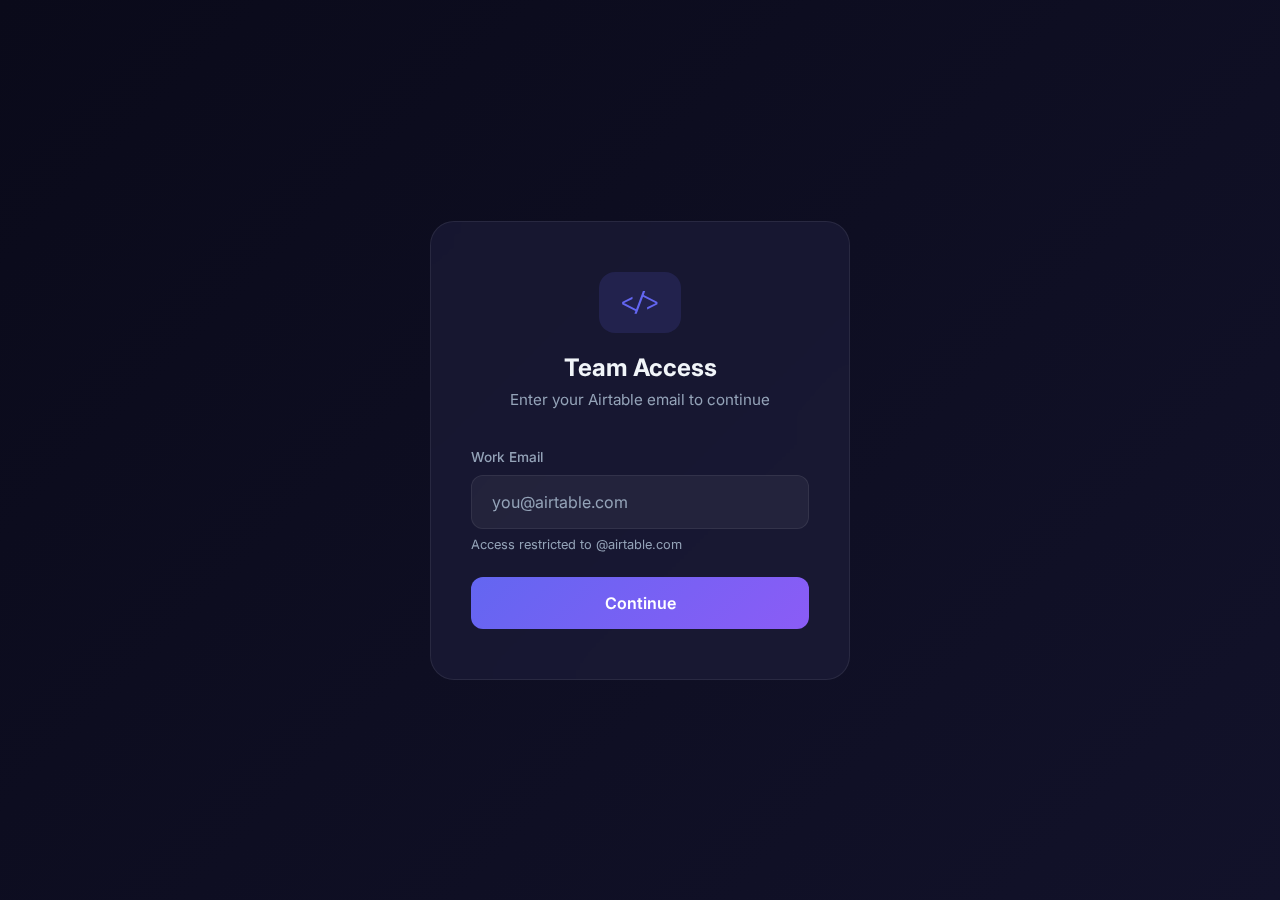
<file: admin.html>
<!DOCTYPE html>
<html lang="en">
<head>
    <meta charset="UTF-8">
    <meta name="viewport" content="width=device-width, initial-scale=1.0">
    <title>Edit Content - PMs Shipping Code</title>
    <link rel="preconnect" href="https://fonts.googleapis.com">
    <link rel="preconnect" href="https://fonts.gstatic.com" crossorigin>
    <link href="https://fonts.googleapis.com/css2?family=Inter:wght@400;500;600;700&family=JetBrains+Mono:wght@400;500&display=swap" rel="stylesheet">
    <style>
        :root {
            --primary: #0a0a1a;
            --secondary: #12122a;
            --tertiary: #1a1a3a;
            --accent: #6366f1;
            --accent-light: #818cf8;
            --highlight: #f43f5e;
            --success: #10b981;
            --text: #f1f5f9;
            --text-muted: #94a3b8;
            --card-bg: rgba(30, 30, 60, 0.6);
            --card-border: rgba(255, 255, 255, 0.08);
            --glass: rgba(255, 255, 255, 0.05);
        }

        * {
            margin: 0;
            padding: 0;
            box-sizing: border-box;
        }

        body {
            font-family: 'Inter', -apple-system, BlinkMacSystemFont, sans-serif;
            background: var(--primary);
            color: var(--text);
            min-height: 100vh;
            line-height: 1.6;
        }

        /* Header */
        .admin-header {
            position: sticky;
            top: 0;
            background: rgba(10, 10, 26, 0.95);
            backdrop-filter: blur(20px);
            border-bottom: 1px solid var(--card-border);
            padding: 15px 40px;
            display: flex;
            align-items: center;
            justify-content: space-between;
            z-index: 100;
        }

        .header-left {
            display: flex;
            align-items: center;
            gap: 20px;
        }

        .header-logo {
            font-family: 'JetBrains Mono', monospace;
            font-size: 1.2rem;
            color: var(--accent);
            background: rgba(99, 102, 241, 0.15);
            padding: 8px 12px;
            border-radius: 8px;
        }

        .header-title {
            font-size: 1.1rem;
            font-weight: 600;
        }

        .header-right {
            display: flex;
            align-items: center;
            gap: 15px;
        }

        .user-email {
            font-size: 0.85rem;
            color: var(--text-muted);
        }

        .header-btn {
            padding: 10px 20px;
            border-radius: 8px;
            font-family: inherit;
            font-size: 0.9rem;
            font-weight: 500;
            cursor: pointer;
            transition: all 0.2s ease;
            text-decoration: none;
        }

        .btn-secondary {
            background: var(--glass);
            border: 1px solid var(--card-border);
            color: var(--text);
        }

        .btn-secondary:hover {
            border-color: var(--accent);
        }

        .btn-primary {
            background: linear-gradient(135deg, #6366f1 0%, #8b5cf6 100%);
            border: none;
            color: white;
        }

        .btn-logout {
            background: transparent;
            border: 1px solid var(--card-border);
            color: var(--text-muted);
            padding: 8px 16px;
        }

        /* Main Content */
        .admin-container {
            max-width: 900px;
            margin: 0 auto;
            padding: 40px;
        }

        .section-header {
            margin-bottom: 30px;
        }

        .section-header h1 {
            font-size: 2rem;
            font-weight: 700;
            margin-bottom: 10px;
        }

        .section-header p {
            color: var(--text-muted);
        }

        /* Tabs */
        .edit-tabs {
            display: flex;
            gap: 10px;
            margin-bottom: 30px;
            border-bottom: 1px solid var(--card-border);
            padding-bottom: 15px;
        }

        .edit-tab {
            padding: 10px 20px;
            background: transparent;
            border: none;
            border-radius: 8px;
            color: var(--text-muted);
            font-family: inherit;
            font-size: 0.95rem;
            font-weight: 500;
            cursor: pointer;
            transition: all 0.2s ease;
        }

        .edit-tab:hover {
            color: var(--text);
        }

        .edit-tab.active {
            background: var(--accent);
            color: white;
        }

        /* Edit Panels */
        .edit-panel {
            display: none;
        }

        .edit-panel.active {
            display: block;
        }

        .edit-card {
            background: var(--card-bg);
            border: 1px solid var(--card-border);
            border-radius: 16px;
            padding: 30px;
            margin-bottom: 25px;
        }

        .edit-card h3 {
            font-size: 1.1rem;
            font-weight: 600;
            margin-bottom: 20px;
            display: flex;
            align-items: center;
            gap: 10px;
        }

        .card-number {
            background: var(--accent);
            color: white;
            width: 28px;
            height: 28px;
            border-radius: 50%;
            display: flex;
            align-items: center;
            justify-content: center;
            font-size: 0.85rem;
            font-weight: 600;
        }

        .form-group {
            margin-bottom: 20px;
        }

        .form-group:last-child {
            margin-bottom: 0;
        }

        .form-label {
            display: block;
            font-size: 0.85rem;
            font-weight: 500;
            margin-bottom: 8px;
            color: var(--text-muted);
        }

        .form-input,
        .form-textarea {
            width: 100%;
            padding: 14px 18px;
            background: var(--glass);
            border: 1px solid var(--card-border);
            border-radius: 10px;
            color: var(--text);
            font-family: inherit;
            font-size: 0.95rem;
            transition: all 0.2s ease;
        }

        .form-textarea {
            min-height: 120px;
            resize: vertical;
            line-height: 1.6;
        }

        .form-input:focus,
        .form-textarea:focus {
            outline: none;
            border-color: var(--accent);
        }

        /* Status Badge */
        .status-select {
            padding: 10px 16px;
            background: var(--glass);
            border: 1px solid var(--card-border);
            border-radius: 8px;
            color: var(--text);
            font-family: inherit;
            font-size: 0.9rem;
            cursor: pointer;
        }

        .status-select:focus {
            outline: none;
            border-color: var(--accent);
        }

        /* Save Notification */
        .save-notification {
            position: fixed;
            bottom: 30px;
            right: 30px;
            background: var(--success);
            color: white;
            padding: 15px 25px;
            border-radius: 10px;
            font-weight: 500;
            display: flex;
            align-items: center;
            gap: 10px;
            transform: translateY(100px);
            opacity: 0;
            transition: all 0.3s ease;
        }

        .save-notification.visible {
            transform: translateY(0);
            opacity: 1;
        }

        /* Coming Soon */
        .coming-soon {
            text-align: center;
            padding: 60px 40px;
            color: var(--text-muted);
        }

        .coming-soon-icon {
            font-size: 3rem;
            margin-bottom: 20px;
            opacity: 0.5;
        }

        .coming-soon h3 {
            font-size: 1.3rem;
            margin-bottom: 10px;
            color: var(--text);
        }
    </style>
</head>
<body>
    <header class="admin-header">
        <div class="header-left">
            <span class="header-logo">&lt;/&gt;</span>
            <span class="header-title">Content Editor</span>
        </div>
        <div class="header-right">
            <span class="user-email" id="userEmail"></span>
            <a href="index.html" class="header-btn btn-secondary">View Site</a>
            <button class="header-btn btn-logout" id="logoutBtn">Log out</button>
        </div>
    </header>

    <div class="admin-container">
        <div class="section-header">
            <h1>Edit Presentation Content</h1>
            <p>Changes are saved automatically and will appear on the live site.</p>
        </div>

        <div class="edit-tabs">
            <button class="edit-tab active" data-panel="demos">Demos</button>
            <button class="edit-tab" data-panel="learnings">Learnings</button>
            <button class="edit-tab" data-panel="conclusions">Conclusions</button>
            <button class="edit-tab" data-panel="stats">Stats</button>
        </div>

        <!-- Demos Panel -->
        <div class="edit-panel active" id="panel-demos">
            <div class="edit-card">
                <h3><span class="card-number">1</span> Field Agent Admin Panel</h3>
                <div class="form-group">
                    <label class="form-label">Status</label>
                    <select class="status-select" data-field="demo1_status">
                        <option value="working">Working Prototype</option>
                        <option value="complete">Complete</option>
                        <option value="shipped">Shipped to Production</option>
                        <option value="in-progress">In Progress</option>
                    </select>
                </div>
                <div class="form-group">
                    <label class="form-label">Description</label>
                    <textarea class="form-textarea" data-field="demo1_description">A functional prototype for configuring Field Agent behavior through admin settings. Demonstrates how PMs can create working internal tools.</textarea>
                </div>
            </div>

            <div class="edit-card">
                <h3><span class="card-number">2</span> AI Governance Audit</h3>
                <div class="form-group">
                    <label class="form-label">Status</label>
                    <select class="status-select" data-field="demo2_status">
                        <option value="working">Working Prototype</option>
                        <option value="complete" selected>Complete</option>
                        <option value="shipped">Shipped to Production</option>
                        <option value="in-progress">In Progress</option>
                    </select>
                </div>
                <div class="form-group">
                    <label class="form-label">Description</label>
                    <textarea class="form-textarea" data-field="demo2_description">Automated analysis of existing AI governance implementation. Identified gaps and generated actionable recommendations.</textarea>
                </div>
            </div>

            <div class="edit-card">
                <h3><span class="card-number">3</span> Multi-Select Dropdown Fix</h3>
                <div class="form-group">
                    <label class="form-label">Status</label>
                    <select class="status-select" data-field="demo3_status">
                        <option value="working">Working Prototype</option>
                        <option value="complete">Complete</option>
                        <option value="shipped" selected>Shipped to Production</option>
                        <option value="in-progress">In Progress</option>
                    </select>
                </div>
                <div class="form-group">
                    <label class="form-label">Description</label>
                    <textarea class="form-textarea" data-field="demo3_description">A case study in complexity. What looked like 2 hours became 6 hours across 13 commits resolving 9 cascading bugs.</textarea>
                </div>
            </div>

            <div class="edit-card">
                <h3><span class="card-number">4</span> Cursor Rules for Admin</h3>
                <div class="form-group">
                    <label class="form-label">Status</label>
                    <select class="status-select" data-field="demo4_status">
                        <option value="working">Working Prototype</option>
                        <option value="complete">Complete</option>
                        <option value="shipped">Shipped to Production</option>
                        <option value="in-progress" selected>In Progress</option>
                    </select>
                </div>
                <div class="form-group">
                    <label class="form-label">Description</label>
                    <textarea class="form-textarea" data-field="demo4_description">Domain-specific AI guidance rules to help Claude understand admin panel patterns and make better decisions.</textarea>
                </div>
            </div>
        </div>

        <!-- Learnings Panel -->
        <div class="edit-panel" id="panel-learnings">
            <div class="edit-card">
                <h3><span class="card-number">1</span> Learning #1</h3>
                <div class="form-group">
                    <label class="form-label">Title</label>
                    <input type="text" class="form-input" data-field="learning1_title" value="PMs May Actually Be Better at AI Coding">
                </div>
                <div class="form-group">
                    <label class="form-label">Description</label>
                    <textarea class="form-textarea" data-field="learning1_description">Engineers' deep expertise can actually work against them with AI tools. PMs approach problems differently—describing what they want rather than how to build it—which aligns better with how AI coding assistants work.</textarea>
                </div>
            </div>

            <div class="edit-card">
                <h3><span class="card-number">2</span> Learning #2</h3>
                <div class="form-group">
                    <label class="form-label">Title</label>
                    <input type="text" class="form-input" data-field="learning2_title" value="Negative Instructions Beat Proactive Ones">
                </div>
                <div class="form-group">
                    <label class="form-label">Description</label>
                    <textarea class="form-textarea" data-field="learning2_description">When configuring AI coding assistants (via Claude.md files), telling it what NOT to do is more effective than describing ideal behavior.</textarea>
                </div>
            </div>

            <div class="edit-card">
                <h3><span class="card-number">3</span> Learning #3</h3>
                <div class="form-group">
                    <label class="form-label">Title</label>
                    <input type="text" class="form-input" data-field="learning3_title" value="Code Review is the Real Bottleneck">
                </div>
                <div class="form-group">
                    <label class="form-label">Description</label>
                    <textarea class="form-textarea" data-field="learning3_description">PMs can write code faster than engineers can review it. The traditional code review process assumes the author is an engineer who can iterate independently.</textarea>
                </div>
            </div>

            <div class="edit-card">
                <h3><span class="card-number">4</span> Learning #4</h3>
                <div class="form-group">
                    <label class="form-label">Title</label>
                    <input type="text" class="form-input" data-field="learning4_title" value="Scoping Down is a Legitimate Strategy">
                </div>
                <div class="form-group">
                    <label class="form-label">Description</label>
                    <textarea class="form-textarea" data-field="learning4_description">The instinct to "just fix it properly" often leads to scope creep that exceeds PM coding capabilities. Explicitly choosing a smaller scope is valid when it delivers user value faster.</textarea>
                </div>
            </div>
        </div>

        <!-- Conclusions Panel -->
        <div class="edit-panel" id="panel-conclusions">
            <div class="edit-card">
                <h3><span class="card-number">1</span> Conclusion #1</h3>
                <div class="form-group">
                    <label class="form-label">Title</label>
                    <input type="text" class="form-input" data-field="conclusion1_title" value="PMs Can Produce ROI-Positive Prototypes">
                </div>
                <div class="form-group">
                    <label class="form-label">Description</label>
                    <textarea class="form-textarea" data-field="conclusion1_description">The governance framework audit alone demonstrates that PMs with AI tools can deliver meaningful technical output. Even if PM code requires more review cycles, the net ROI is positive for certain categories of work.</textarea>
                </div>
                <div class="form-group">
                    <label class="form-label">Verdict</label>
                    <select class="status-select" data-field="conclusion1_verdict">
                        <option value="validated" selected>Validated</option>
                        <option value="nuanced">Nuanced Reality</option>
                        <option value="disproven">Disproven</option>
                        <option value="pending">Pending</option>
                    </select>
                </div>
            </div>

            <div class="edit-card">
                <h3><span class="card-number">2</span> Conclusion #2</h3>
                <div class="form-group">
                    <label class="form-label">Title</label>
                    <input type="text" class="form-input" data-field="conclusion2_title" value="AI Accelerates Coding But Doesn't Simplify Engineering">
                </div>
                <div class="form-group">
                    <label class="form-label">Description</label>
                    <textarea class="form-textarea" data-field="conclusion2_description">Claude Code dramatically reduces the barrier to writing syntactically correct code. However, understanding system architecture, anticipating edge cases, and navigating organizational code patterns remain genuinely difficult.</textarea>
                </div>
                <div class="form-group">
                    <label class="form-label">Verdict</label>
                    <select class="status-select" data-field="conclusion2_verdict">
                        <option value="validated">Validated</option>
                        <option value="nuanced" selected>Nuanced Reality</option>
                        <option value="disproven">Disproven</option>
                        <option value="pending">Pending</option>
                    </select>
                </div>
            </div>
        </div>

        <!-- Stats Panel -->
        <div class="edit-panel" id="panel-stats">
            <div class="edit-card">
                <h3>Homepage Stats</h3>
                <div class="form-group">
                    <label class="form-label">PRs Shipped</label>
                    <input type="number" class="form-input" data-field="stat_prs" value="15" style="width: 120px;">
                </div>
                <div class="form-group">
                    <label class="form-label">Active Projects</label>
                    <input type="number" class="form-input" data-field="stat_projects" value="4" style="width: 120px;">
                </div>
                <div class="form-group">
                    <label class="form-label">PMs Coding</label>
                    <input type="number" class="form-input" data-field="stat_pms" value="3" style="width: 120px;">
                </div>
            </div>

            <div class="edit-card">
                <h3>Easter Egg Stats</h3>
                <div class="form-group">
                    <label class="form-label">Messages Sent</label>
                    <input type="number" class="form-input" data-field="easter_messages" value="4" style="width: 120px;">
                </div>
                <div class="form-group">
                    <label class="form-label">Minutes Elapsed</label>
                    <input type="number" class="form-input" data-field="easter_minutes" value="10" style="width: 120px;">
                </div>
                <div class="form-group">
                    <label class="form-label">API Cost ($)</label>
                    <input type="number" class="form-input" data-field="easter_cost" value="3" style="width: 120px;">
                </div>
            </div>
        </div>
    </div>

    <div class="save-notification" id="saveNotification">
        <svg width="20" height="20" viewBox="0 0 24 24" fill="none" stroke="currentColor" stroke-width="2">
            <polyline points="20 6 9 17 4 12"></polyline>
        </svg>
        Changes saved
    </div>

    <script>
        // Check authentication
        const userEmail = sessionStorage.getItem('userEmail');
        if (!userEmail) {
            window.location.href = 'login.html';
        }
        document.getElementById('userEmail').textContent = userEmail;

        // Logout
        document.getElementById('logoutBtn').addEventListener('click', () => {
            sessionStorage.removeItem('userEmail');
            window.location.href = 'login.html';
        });

        // Tab switching
        const tabs = document.querySelectorAll('.edit-tab');
        const panels = document.querySelectorAll('.edit-panel');

        tabs.forEach(tab => {
            tab.addEventListener('click', () => {
                tabs.forEach(t => t.classList.remove('active'));
                panels.forEach(p => p.classList.remove('active'));

                tab.classList.add('active');
                document.getElementById(`panel-${tab.dataset.panel}`).classList.add('active');
            });
        });

        // Auto-save functionality
        const saveNotification = document.getElementById('saveNotification');
        let saveTimeout;

        function showSaveNotification() {
            saveNotification.classList.add('visible');
            clearTimeout(saveTimeout);
            saveTimeout = setTimeout(() => {
                saveNotification.classList.remove('visible');
            }, 2000);
        }

        // Load saved content
        function loadContent() {
            const saved = localStorage.getItem('pms_content');
            if (saved) {
                const content = JSON.parse(saved);
                document.querySelectorAll('[data-field]').forEach(el => {
                    const field = el.dataset.field;
                    if (content[field] !== undefined) {
                        el.value = content[field];
                    }
                });
            }
        }

        // Save content
        function saveContent() {
            const content = {};
            document.querySelectorAll('[data-field]').forEach(el => {
                content[el.dataset.field] = el.value;
            });
            localStorage.setItem('pms_content', JSON.stringify(content));
            showSaveNotification();
        }

        // Add event listeners to all inputs
        document.querySelectorAll('[data-field]').forEach(el => {
            el.addEventListener('input', saveContent);
            el.addEventListener('change', saveContent);
        });

        // Load content on page load
        loadContent();
    </script>
</body>
</html>
</file>
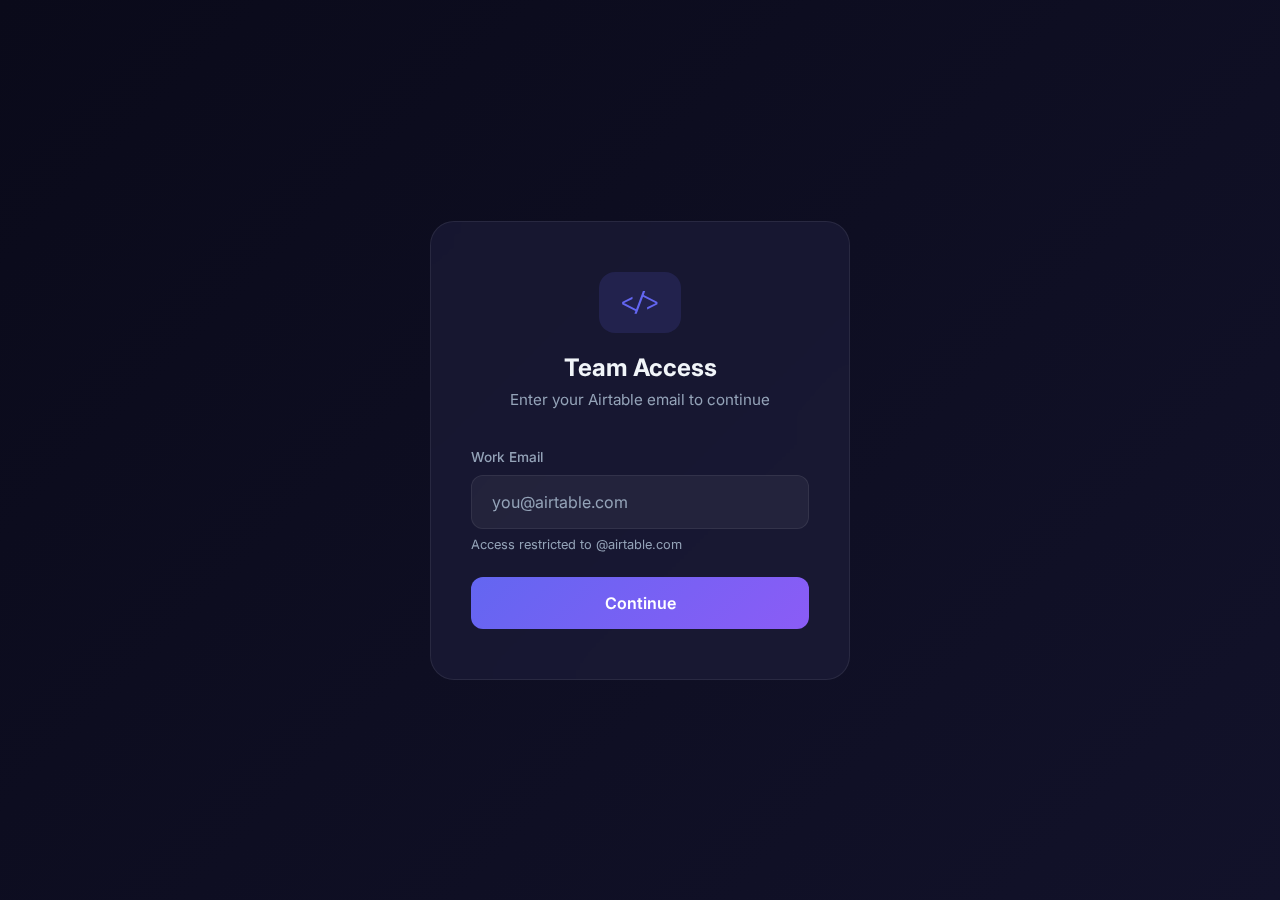
<file: login.html>
<!DOCTYPE html>
<html lang="en">
<head>
    <meta charset="UTF-8">
    <meta name="viewport" content="width=device-width, initial-scale=1.0">
    <title>Login - PMs Shipping Code</title>
    <link rel="preconnect" href="https://fonts.googleapis.com">
    <link rel="preconnect" href="https://fonts.gstatic.com" crossorigin>
    <link href="https://fonts.googleapis.com/css2?family=Inter:wght@400;500;600;700&family=JetBrains+Mono:wght@400;500&display=swap" rel="stylesheet">
    <style>
        :root {
            --primary: #0a0a1a;
            --secondary: #12122a;
            --accent: #6366f1;
            --accent-light: #818cf8;
            --highlight: #f43f5e;
            --text: #f1f5f9;
            --text-muted: #94a3b8;
            --card-bg: rgba(30, 30, 60, 0.6);
            --card-border: rgba(255, 255, 255, 0.08);
            --glass: rgba(255, 255, 255, 0.05);
        }

        * {
            margin: 0;
            padding: 0;
            box-sizing: border-box;
        }

        body {
            font-family: 'Inter', -apple-system, BlinkMacSystemFont, sans-serif;
            background: linear-gradient(135deg, var(--primary) 0%, var(--secondary) 100%);
            color: var(--text);
            min-height: 100vh;
            display: flex;
            align-items: center;
            justify-content: center;
            padding: 20px;
        }

        .login-container {
            width: 100%;
            max-width: 420px;
        }

        .login-card {
            background: var(--card-bg);
            border: 1px solid var(--card-border);
            border-radius: 24px;
            padding: 50px 40px;
            backdrop-filter: blur(20px);
        }

        .login-header {
            text-align: center;
            margin-bottom: 40px;
        }

        .login-icon {
            display: inline-block;
            font-family: 'JetBrains Mono', monospace;
            font-size: 1.5rem;
            color: var(--accent);
            background: rgba(99, 102, 241, 0.15);
            padding: 15px 20px;
            border-radius: 16px;
            margin-bottom: 20px;
        }

        .login-header h1 {
            font-size: 1.5rem;
            font-weight: 700;
            margin-bottom: 8px;
        }

        .login-header p {
            color: var(--text-muted);
            font-size: 0.95rem;
        }

        .form-group {
            margin-bottom: 25px;
        }

        .form-label {
            display: block;
            font-size: 0.85rem;
            font-weight: 500;
            margin-bottom: 10px;
            color: var(--text-muted);
        }

        .form-input {
            width: 100%;
            padding: 16px 20px;
            background: var(--glass);
            border: 1px solid var(--card-border);
            border-radius: 12px;
            color: var(--text);
            font-family: inherit;
            font-size: 1rem;
            transition: all 0.2s ease;
        }

        .form-input:focus {
            outline: none;
            border-color: var(--accent);
            box-shadow: 0 0 0 3px rgba(99, 102, 241, 0.2);
        }

        .form-input::placeholder {
            color: var(--text-muted);
        }

        .login-button {
            width: 100%;
            padding: 16px;
            background: linear-gradient(135deg, #6366f1 0%, #8b5cf6 100%);
            border: none;
            border-radius: 12px;
            color: white;
            font-family: inherit;
            font-size: 1rem;
            font-weight: 600;
            cursor: pointer;
            transition: all 0.2s ease;
        }

        .login-button:hover {
            opacity: 0.9;
        }

        .login-button:disabled {
            opacity: 0.5;
            cursor: not-allowed;
        }

        .error-message {
            background: rgba(244, 63, 94, 0.15);
            border: 1px solid rgba(244, 63, 94, 0.3);
            border-radius: 10px;
            padding: 15px;
            margin-bottom: 20px;
            color: var(--highlight);
            font-size: 0.9rem;
            display: none;
        }

        .error-message.visible {
            display: block;
        }

        .login-footer {
            text-align: center;
            margin-top: 30px;
            padding-top: 25px;
            border-top: 1px solid var(--card-border);
        }

        .login-footer a {
            color: var(--accent-light);
            text-decoration: none;
            font-size: 0.9rem;
        }

        .login-footer a:hover {
            text-decoration: underline;
        }

        .domain-hint {
            font-size: 0.8rem;
            color: var(--text-muted);
            margin-top: 8px;
        }
    </style>
</head>
<body>
    <div class="login-container">
        <div class="login-card">
            <div class="login-header">
                <span class="login-icon">&lt;/&gt;</span>
                <h1>Team Access</h1>
                <p>Enter your Airtable email to continue</p>
            </div>

            <div class="error-message" id="errorMessage">
                Please use your @airtable.com email address.
            </div>

            <form id="loginForm">
                <div class="form-group">
                    <label class="form-label" for="email">Work Email</label>
                    <input
                        type="email"
                        id="email"
                        class="form-input"
                        placeholder="you@airtable.com"
                        required
                        autocomplete="email"
                    >
                    <p class="domain-hint">Access restricted to @airtable.com</p>
                </div>

                <button type="submit" class="login-button">
                    Continue
                </button>
            </form>
        </div>
    </div>

    <script>
        const form = document.getElementById('loginForm');
        const emailInput = document.getElementById('email');
        const errorMessage = document.getElementById('errorMessage');

        // Get redirect destination from URL params (default to index.html)
        const urlParams = new URLSearchParams(window.location.search);
        const redirectTo = urlParams.get('redirect') === 'admin' ? 'admin.html' : 'index.html';

        form.addEventListener('submit', (e) => {
            e.preventDefault();

            const email = emailInput.value.trim().toLowerCase();

            if (email.endsWith('@airtable.com')) {
                // Store email in sessionStorage
                sessionStorage.setItem('userEmail', email);
                // Redirect to requested page
                window.location.href = redirectTo;
            } else {
                errorMessage.classList.add('visible');
                emailInput.focus();
            }
        });

        // Hide error when typing
        emailInput.addEventListener('input', () => {
            errorMessage.classList.remove('visible');
        });

        // Check if already logged in
        if (sessionStorage.getItem('userEmail')) {
            window.location.href = redirectTo;
        }
    </script>
</body>
</html>
</file>
